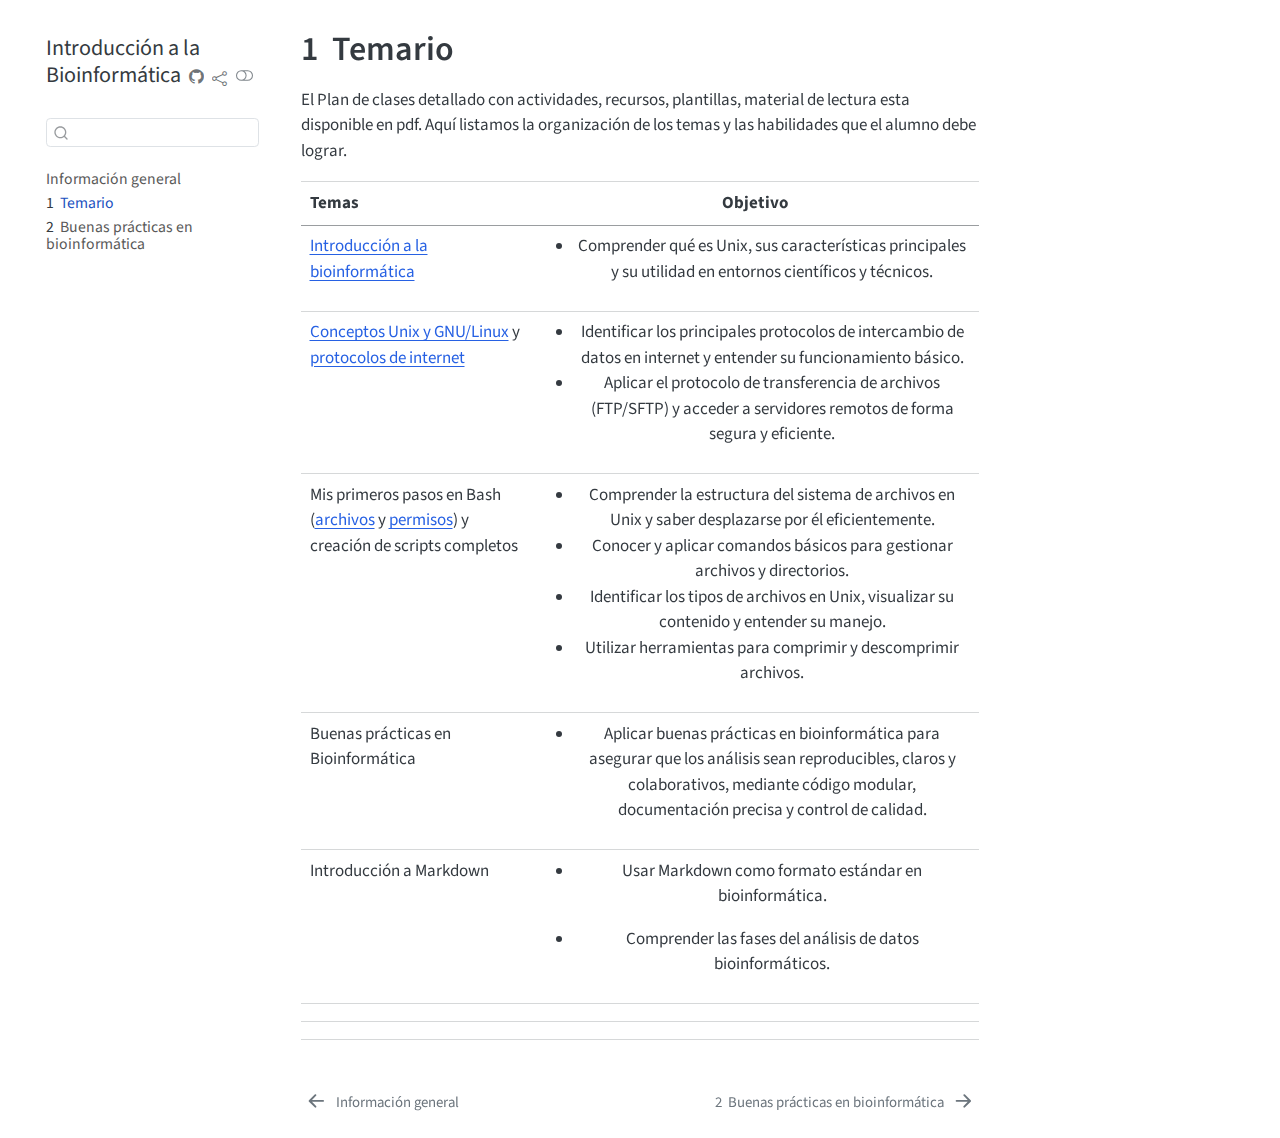
<file: docs/intro.html>
<!DOCTYPE html>
<html xmlns="http://www.w3.org/1999/xhtml" lang="en" xml:lang="en"><head>

<meta charset="utf-8">
<meta name="generator" content="quarto-1.6.42">

<meta name="viewport" content="width=device-width, initial-scale=1.0, user-scalable=yes">


<title>1&nbsp; Temario – Introducción a la Bioinformática</title>
<style>
code{white-space: pre-wrap;}
span.smallcaps{font-variant: small-caps;}
div.columns{display: flex; gap: min(4vw, 1.5em);}
div.column{flex: auto; overflow-x: auto;}
div.hanging-indent{margin-left: 1.5em; text-indent: -1.5em;}
ul.task-list{list-style: none;}
ul.task-list li input[type="checkbox"] {
  width: 0.8em;
  margin: 0 0.8em 0.2em -1em; /* quarto-specific, see https://github.com/quarto-dev/quarto-cli/issues/4556 */ 
  vertical-align: middle;
}
</style>


<script src="site_libs/quarto-nav/quarto-nav.js"></script>
<script src="site_libs/quarto-nav/headroom.min.js"></script>
<script src="site_libs/clipboard/clipboard.min.js"></script>
<script src="site_libs/quarto-search/autocomplete.umd.js"></script>
<script src="site_libs/quarto-search/fuse.min.js"></script>
<script src="site_libs/quarto-search/quarto-search.js"></script>
<meta name="quarto:offset" content="./">
<link href="./Parte3.html" rel="next">
<link href="./index.html" rel="prev">
<script src="site_libs/quarto-html/quarto.js"></script>
<script src="site_libs/quarto-html/popper.min.js"></script>
<script src="site_libs/quarto-html/tippy.umd.min.js"></script>
<script src="site_libs/quarto-html/anchor.min.js"></script>
<link href="site_libs/quarto-html/tippy.css" rel="stylesheet">
<link href="site_libs/quarto-html/quarto-syntax-highlighting-2f5df379a58b258e96c21c0638c20c03.css" rel="stylesheet" class="quarto-color-scheme" id="quarto-text-highlighting-styles">
<link href="site_libs/quarto-html/quarto-syntax-highlighting-dark-b53751a350365c71b6c909e95f209ed1.css" rel="prefetch" class="quarto-color-scheme quarto-color-alternate" id="quarto-text-highlighting-styles">
<script src="site_libs/bootstrap/bootstrap.min.js"></script>
<link href="site_libs/bootstrap/bootstrap-icons.css" rel="stylesheet">
<link href="site_libs/bootstrap/bootstrap-854d42f42d0f6b455b86ad16a464e311.min.css" rel="stylesheet" append-hash="true" class="quarto-color-scheme" id="quarto-bootstrap" data-mode="light">
<link href="site_libs/bootstrap/bootstrap-dark-61e1ae932dc4076e99360d80d2eb001f.min.css" rel="prefetch" append-hash="true" class="quarto-color-scheme quarto-color-alternate" id="quarto-bootstrap" data-mode="dark">
<script id="quarto-search-options" type="application/json">{
  "location": "sidebar",
  "copy-button": false,
  "collapse-after": 3,
  "panel-placement": "start",
  "type": "textbox",
  "limit": 50,
  "keyboard-shortcut": [
    "f",
    "/",
    "s"
  ],
  "show-item-context": false,
  "language": {
    "search-no-results-text": "No results",
    "search-matching-documents-text": "matching documents",
    "search-copy-link-title": "Copy link to search",
    "search-hide-matches-text": "Hide additional matches",
    "search-more-match-text": "more match in this document",
    "search-more-matches-text": "more matches in this document",
    "search-clear-button-title": "Clear",
    "search-text-placeholder": "",
    "search-detached-cancel-button-title": "Cancel",
    "search-submit-button-title": "Submit",
    "search-label": "Search"
  }
}</script>


</head>

<body class="nav-sidebar floating">

<div id="quarto-search-results"></div>
  <header id="quarto-header" class="headroom fixed-top">
  <nav class="quarto-secondary-nav">
    <div class="container-fluid d-flex">
      <button type="button" class="quarto-btn-toggle btn" data-bs-toggle="collapse" role="button" data-bs-target=".quarto-sidebar-collapse-item" aria-controls="quarto-sidebar" aria-expanded="false" aria-label="Toggle sidebar navigation" onclick="if (window.quartoToggleHeadroom) { window.quartoToggleHeadroom(); }">
        <i class="bi bi-layout-text-sidebar-reverse"></i>
      </button>
        <nav class="quarto-page-breadcrumbs" aria-label="breadcrumb"><ol class="breadcrumb"><li class="breadcrumb-item"><a href="./intro.html"><span class="chapter-number">1</span>&nbsp; <span class="chapter-title">Temario</span></a></li></ol></nav>
        <a class="flex-grow-1" role="navigation" data-bs-toggle="collapse" data-bs-target=".quarto-sidebar-collapse-item" aria-controls="quarto-sidebar" aria-expanded="false" aria-label="Toggle sidebar navigation" onclick="if (window.quartoToggleHeadroom) { window.quartoToggleHeadroom(); }">      
        </a>
      <button type="button" class="btn quarto-search-button" aria-label="Search" onclick="window.quartoOpenSearch();">
        <i class="bi bi-search"></i>
      </button>
    </div>
  </nav>
</header>
<!-- content -->
<div id="quarto-content" class="quarto-container page-columns page-rows-contents page-layout-article">
<!-- sidebar -->
  <nav id="quarto-sidebar" class="sidebar collapse collapse-horizontal quarto-sidebar-collapse-item sidebar-navigation floating overflow-auto">
    <div class="pt-lg-2 mt-2 text-left sidebar-header">
    <div class="sidebar-title mb-0 py-0">
      <a href="./">Introducción a la Bioinformática</a> 
        <div class="sidebar-tools-main tools-wide">
    <a href="https://github.com/EveliaCoss/LCG2025_IntroBioinfo_S1" title="Source Code" class="quarto-navigation-tool px-1" aria-label="Source Code"><i class="bi bi-github"></i></a>
    <div class="dropdown">
      <a href="" title="Share" id="quarto-navigation-tool-dropdown-0" class="quarto-navigation-tool dropdown-toggle px-1" data-bs-toggle="dropdown" aria-expanded="false" role="link" aria-label="Share"><i class="bi bi-share"></i></a>
      <ul class="dropdown-menu" aria-labelledby="quarto-navigation-tool-dropdown-0">
          <li>
            <a class="dropdown-item sidebar-tools-main-item" href="https://twitter.com/intent/tweet?url=|url|">
              <i class="bi bi-twitter pe-1"></i>
            Twitter
            </a>
          </li>
          <li>
            <a class="dropdown-item sidebar-tools-main-item" href="https://www.facebook.com/sharer/sharer.php?u=|url|">
              <i class="bi bi-facebook pe-1"></i>
            Facebook
            </a>
          </li>
          <li>
            <a class="dropdown-item sidebar-tools-main-item" href="https://www.linkedin.com/sharing/share-offsite/?url=|url|">
              <i class="bi bi-linkedin pe-1"></i>
            LinkedIn
            </a>
          </li>
      </ul>
    </div>
  <a href="" class="quarto-color-scheme-toggle quarto-navigation-tool  px-1" onclick="window.quartoToggleColorScheme(); return false;" title="Toggle dark mode"><i class="bi"></i></a>
</div>
    </div>
      </div>
        <div class="mt-2 flex-shrink-0 align-items-center">
        <div class="sidebar-search">
        <div id="quarto-search" class="" title="Search"></div>
        </div>
        </div>
    <div class="sidebar-menu-container"> 
    <ul class="list-unstyled mt-1">
        <li class="sidebar-item">
  <div class="sidebar-item-container"> 
  <a href="./index.html" class="sidebar-item-text sidebar-link">
 <span class="menu-text">Información general</span></a>
  </div>
</li>
        <li class="sidebar-item">
  <div class="sidebar-item-container"> 
  <a href="./intro.html" class="sidebar-item-text sidebar-link active">
 <span class="menu-text"><span class="chapter-number">1</span>&nbsp; <span class="chapter-title">Temario</span></span></a>
  </div>
</li>
        <li class="sidebar-item">
  <div class="sidebar-item-container"> 
  <a href="./Parte3.html" class="sidebar-item-text sidebar-link">
 <span class="menu-text"><span class="chapter-number">2</span>&nbsp; <span class="chapter-title">Buenas prácticas en bioinformática</span></span></a>
  </div>
</li>
    </ul>
    </div>
</nav>
<div id="quarto-sidebar-glass" class="quarto-sidebar-collapse-item" data-bs-toggle="collapse" data-bs-target=".quarto-sidebar-collapse-item"></div>
<!-- margin-sidebar -->
    <div id="quarto-margin-sidebar" class="sidebar margin-sidebar zindex-bottom">
        
    </div>
<!-- main -->
<main class="content" id="quarto-document-content">

<header id="title-block-header" class="quarto-title-block default">
<div class="quarto-title">
<h1 class="title"><span class="chapter-number">1</span>&nbsp; <span class="chapter-title">Temario</span></h1>
</div>



<div class="quarto-title-meta">

    
  
    
  </div>
  


</header>


<p>El Plan de clases detallado con actividades, recursos, plantillas, material de lectura esta disponible en pdf. Aquí listamos la organización de los temas y las habilidades que el alumno debe lograr.</p>
<table class="caption-top table">
<thead>
<tr class="header">
<th>Temas</th>
<th style="text-align: center;">Objetivo</th>
</tr>
</thead>
<tbody>
<tr class="odd">
<td><a href="https://lcg-cursos.github.io/material/introbioinfo/L3-shell.html#1">Introducción a la bioinformática</a></td>
<td style="text-align: center;"><ul>
<li>Comprender qué es Unix, sus características principales y su utilidad en entornos científicos y técnicos.</li>
</ul></td>
</tr>
<tr class="even">
<td><a href="https://lcg-cursos.github.io/material/introbioinfo/L3-shell.html#20">Conceptos Unix y GNU/Linux</a> y <a href="https://lcg-cursos.github.io/material/introbioinfo/L3-shell.html#1">protocolos de internet</a></td>
<td style="text-align: center;"><ul>
<li>Identificar los principales protocolos de intercambio de datos en internet y entender su funcionamiento básico.</li>
<li>Aplicar el protocolo de transferencia de archivos (FTP/SFTP) y acceder a servidores remotos de forma segura y eficiente.</li>
</ul></td>
</tr>
<tr class="odd">
<td>Mis primeros pasos en Bash (<a href="https://lcg-cursos.github.io/material/introbioinfo/L3-shell.html#70">archivos</a> y <a href="https://lcg-cursos.github.io/material/introbioinfo/L3-shell.html#90">permisos</a>) y creación de scripts completos</td>
<td style="text-align: center;"><ul>
<li>Comprender la estructura del sistema de archivos en Unix y saber desplazarse por él eficientemente.</li>
<li>Conocer y aplicar comandos básicos para gestionar archivos y directorios.</li>
<li>Identificar los tipos de archivos en Unix, visualizar su contenido y entender su manejo.</li>
<li>Utilizar herramientas para comprimir y descomprimir archivos.</li>
</ul></td>
</tr>
<tr class="even">
<td>Buenas prácticas en Bioinformática</td>
<td style="text-align: center;"><ul>
<li>Aplicar buenas prácticas en bioinformática para asegurar que los análisis sean reproducibles, claros y colaborativos, mediante código modular, documentación precisa y control de calidad.</li>
</ul></td>
</tr>
<tr class="odd">
<td>Introducción a Markdown</td>
<td style="text-align: center;"><ul>
<li><p>Usar Markdown como formato estándar en bioinformática.</p></li>
<li><p>Comprender las fases del análisis de datos bioinformáticos.</p></li>
</ul></td>
</tr>
<tr class="even">
<td></td>
<td style="text-align: center;"></td>
</tr>
<tr class="odd">
<td></td>
<td style="text-align: center;"></td>
</tr>
</tbody>
</table>



</main> <!-- /main -->
<script id="quarto-html-after-body" type="application/javascript">
window.document.addEventListener("DOMContentLoaded", function (event) {
  const toggleBodyColorMode = (bsSheetEl) => {
    const mode = bsSheetEl.getAttribute("data-mode");
    const bodyEl = window.document.querySelector("body");
    if (mode === "dark") {
      bodyEl.classList.add("quarto-dark");
      bodyEl.classList.remove("quarto-light");
    } else {
      bodyEl.classList.add("quarto-light");
      bodyEl.classList.remove("quarto-dark");
    }
  }
  const toggleBodyColorPrimary = () => {
    const bsSheetEl = window.document.querySelector("link#quarto-bootstrap");
    if (bsSheetEl) {
      toggleBodyColorMode(bsSheetEl);
    }
  }
  toggleBodyColorPrimary();  
  const disableStylesheet = (stylesheets) => {
    for (let i=0; i < stylesheets.length; i++) {
      const stylesheet = stylesheets[i];
      stylesheet.rel = 'prefetch';
    }
  }
  const enableStylesheet = (stylesheets) => {
    for (let i=0; i < stylesheets.length; i++) {
      const stylesheet = stylesheets[i];
      stylesheet.rel = 'stylesheet';
    }
  }
  const manageTransitions = (selector, allowTransitions) => {
    const els = window.document.querySelectorAll(selector);
    for (let i=0; i < els.length; i++) {
      const el = els[i];
      if (allowTransitions) {
        el.classList.remove('notransition');
      } else {
        el.classList.add('notransition');
      }
    }
  }
  const toggleGiscusIfUsed = (isAlternate, darkModeDefault) => {
    const baseTheme = document.querySelector('#giscus-base-theme')?.value ?? 'light';
    const alternateTheme = document.querySelector('#giscus-alt-theme')?.value ?? 'dark';
    let newTheme = '';
    if(darkModeDefault) {
      newTheme = isAlternate ? baseTheme : alternateTheme;
    } else {
      newTheme = isAlternate ? alternateTheme : baseTheme;
    }
    const changeGiscusTheme = () => {
      // From: https://github.com/giscus/giscus/issues/336
      const sendMessage = (message) => {
        const iframe = document.querySelector('iframe.giscus-frame');
        if (!iframe) return;
        iframe.contentWindow.postMessage({ giscus: message }, 'https://giscus.app');
      }
      sendMessage({
        setConfig: {
          theme: newTheme
        }
      });
    }
    const isGiscussLoaded = window.document.querySelector('iframe.giscus-frame') !== null;
    if (isGiscussLoaded) {
      changeGiscusTheme();
    }
  }
  const toggleColorMode = (alternate) => {
    // Switch the stylesheets
    const alternateStylesheets = window.document.querySelectorAll('link.quarto-color-scheme.quarto-color-alternate');
    manageTransitions('#quarto-margin-sidebar .nav-link', false);
    if (alternate) {
      enableStylesheet(alternateStylesheets);
      for (const sheetNode of alternateStylesheets) {
        if (sheetNode.id === "quarto-bootstrap") {
          toggleBodyColorMode(sheetNode);
        }
      }
    } else {
      disableStylesheet(alternateStylesheets);
      toggleBodyColorPrimary();
    }
    manageTransitions('#quarto-margin-sidebar .nav-link', true);
    // Switch the toggles
    const toggles = window.document.querySelectorAll('.quarto-color-scheme-toggle');
    for (let i=0; i < toggles.length; i++) {
      const toggle = toggles[i];
      if (toggle) {
        if (alternate) {
          toggle.classList.add("alternate");     
        } else {
          toggle.classList.remove("alternate");
        }
      }
    }
    // Hack to workaround the fact that safari doesn't
    // properly recolor the scrollbar when toggling (#1455)
    if (navigator.userAgent.indexOf('Safari') > 0 && navigator.userAgent.indexOf('Chrome') == -1) {
      manageTransitions("body", false);
      window.scrollTo(0, 1);
      setTimeout(() => {
        window.scrollTo(0, 0);
        manageTransitions("body", true);
      }, 40);  
    }
  }
  const isFileUrl = () => { 
    return window.location.protocol === 'file:';
  }
  const hasAlternateSentinel = () => {  
    let styleSentinel = getColorSchemeSentinel();
    if (styleSentinel !== null) {
      return styleSentinel === "alternate";
    } else {
      return false;
    }
  }
  const setStyleSentinel = (alternate) => {
    const value = alternate ? "alternate" : "default";
    if (!isFileUrl()) {
      window.localStorage.setItem("quarto-color-scheme", value);
    } else {
      localAlternateSentinel = value;
    }
  }
  const getColorSchemeSentinel = () => {
    if (!isFileUrl()) {
      const storageValue = window.localStorage.getItem("quarto-color-scheme");
      return storageValue != null ? storageValue : localAlternateSentinel;
    } else {
      return localAlternateSentinel;
    }
  }
  const darkModeDefault = false;
  let localAlternateSentinel = darkModeDefault ? 'alternate' : 'default';
  // Dark / light mode switch
  window.quartoToggleColorScheme = () => {
    // Read the current dark / light value 
    let toAlternate = !hasAlternateSentinel();
    toggleColorMode(toAlternate);
    setStyleSentinel(toAlternate);
    toggleGiscusIfUsed(toAlternate, darkModeDefault);
  };
  // Ensure there is a toggle, if there isn't float one in the top right
  if (window.document.querySelector('.quarto-color-scheme-toggle') === null) {
    const a = window.document.createElement('a');
    a.classList.add('top-right');
    a.classList.add('quarto-color-scheme-toggle');
    a.href = "";
    a.onclick = function() { try { window.quartoToggleColorScheme(); } catch {} return false; };
    const i = window.document.createElement("i");
    i.classList.add('bi');
    a.appendChild(i);
    window.document.body.appendChild(a);
  }
  // Switch to dark mode if need be
  if (hasAlternateSentinel()) {
    toggleColorMode(true);
  } else {
    toggleColorMode(false);
  }
  const icon = "";
  const anchorJS = new window.AnchorJS();
  anchorJS.options = {
    placement: 'right',
    icon: icon
  };
  anchorJS.add('.anchored');
  const isCodeAnnotation = (el) => {
    for (const clz of el.classList) {
      if (clz.startsWith('code-annotation-')) {                     
        return true;
      }
    }
    return false;
  }
  const onCopySuccess = function(e) {
    // button target
    const button = e.trigger;
    // don't keep focus
    button.blur();
    // flash "checked"
    button.classList.add('code-copy-button-checked');
    var currentTitle = button.getAttribute("title");
    button.setAttribute("title", "Copied!");
    let tooltip;
    if (window.bootstrap) {
      button.setAttribute("data-bs-toggle", "tooltip");
      button.setAttribute("data-bs-placement", "left");
      button.setAttribute("data-bs-title", "Copied!");
      tooltip = new bootstrap.Tooltip(button, 
        { trigger: "manual", 
          customClass: "code-copy-button-tooltip",
          offset: [0, -8]});
      tooltip.show();    
    }
    setTimeout(function() {
      if (tooltip) {
        tooltip.hide();
        button.removeAttribute("data-bs-title");
        button.removeAttribute("data-bs-toggle");
        button.removeAttribute("data-bs-placement");
      }
      button.setAttribute("title", currentTitle);
      button.classList.remove('code-copy-button-checked');
    }, 1000);
    // clear code selection
    e.clearSelection();
  }
  const getTextToCopy = function(trigger) {
      const codeEl = trigger.previousElementSibling.cloneNode(true);
      for (const childEl of codeEl.children) {
        if (isCodeAnnotation(childEl)) {
          childEl.remove();
        }
      }
      return codeEl.innerText;
  }
  const clipboard = new window.ClipboardJS('.code-copy-button:not([data-in-quarto-modal])', {
    text: getTextToCopy
  });
  clipboard.on('success', onCopySuccess);
  if (window.document.getElementById('quarto-embedded-source-code-modal')) {
    const clipboardModal = new window.ClipboardJS('.code-copy-button[data-in-quarto-modal]', {
      text: getTextToCopy,
      container: window.document.getElementById('quarto-embedded-source-code-modal')
    });
    clipboardModal.on('success', onCopySuccess);
  }
    var localhostRegex = new RegExp(/^(?:http|https):\/\/localhost\:?[0-9]*\//);
    var mailtoRegex = new RegExp(/^mailto:/);
      var filterRegex = new RegExp('/' + window.location.host + '/');
    var isInternal = (href) => {
        return filterRegex.test(href) || localhostRegex.test(href) || mailtoRegex.test(href);
    }
    // Inspect non-navigation links and adorn them if external
 	var links = window.document.querySelectorAll('a[href]:not(.nav-link):not(.navbar-brand):not(.toc-action):not(.sidebar-link):not(.sidebar-item-toggle):not(.pagination-link):not(.no-external):not([aria-hidden]):not(.dropdown-item):not(.quarto-navigation-tool):not(.about-link)');
    for (var i=0; i<links.length; i++) {
      const link = links[i];
      if (!isInternal(link.href)) {
        // undo the damage that might have been done by quarto-nav.js in the case of
        // links that we want to consider external
        if (link.dataset.originalHref !== undefined) {
          link.href = link.dataset.originalHref;
        }
      }
    }
  function tippyHover(el, contentFn, onTriggerFn, onUntriggerFn) {
    const config = {
      allowHTML: true,
      maxWidth: 500,
      delay: 100,
      arrow: false,
      appendTo: function(el) {
          return el.parentElement;
      },
      interactive: true,
      interactiveBorder: 10,
      theme: 'quarto',
      placement: 'bottom-start',
    };
    if (contentFn) {
      config.content = contentFn;
    }
    if (onTriggerFn) {
      config.onTrigger = onTriggerFn;
    }
    if (onUntriggerFn) {
      config.onUntrigger = onUntriggerFn;
    }
    window.tippy(el, config); 
  }
  const noterefs = window.document.querySelectorAll('a[role="doc-noteref"]');
  for (var i=0; i<noterefs.length; i++) {
    const ref = noterefs[i];
    tippyHover(ref, function() {
      // use id or data attribute instead here
      let href = ref.getAttribute('data-footnote-href') || ref.getAttribute('href');
      try { href = new URL(href).hash; } catch {}
      const id = href.replace(/^#\/?/, "");
      const note = window.document.getElementById(id);
      if (note) {
        return note.innerHTML;
      } else {
        return "";
      }
    });
  }
  const xrefs = window.document.querySelectorAll('a.quarto-xref');
  const processXRef = (id, note) => {
    // Strip column container classes
    const stripColumnClz = (el) => {
      el.classList.remove("page-full", "page-columns");
      if (el.children) {
        for (const child of el.children) {
          stripColumnClz(child);
        }
      }
    }
    stripColumnClz(note)
    if (id === null || id.startsWith('sec-')) {
      // Special case sections, only their first couple elements
      const container = document.createElement("div");
      if (note.children && note.children.length > 2) {
        container.appendChild(note.children[0].cloneNode(true));
        for (let i = 1; i < note.children.length; i++) {
          const child = note.children[i];
          if (child.tagName === "P" && child.innerText === "") {
            continue;
          } else {
            container.appendChild(child.cloneNode(true));
            break;
          }
        }
        if (window.Quarto?.typesetMath) {
          window.Quarto.typesetMath(container);
        }
        return container.innerHTML
      } else {
        if (window.Quarto?.typesetMath) {
          window.Quarto.typesetMath(note);
        }
        return note.innerHTML;
      }
    } else {
      // Remove any anchor links if they are present
      const anchorLink = note.querySelector('a.anchorjs-link');
      if (anchorLink) {
        anchorLink.remove();
      }
      if (window.Quarto?.typesetMath) {
        window.Quarto.typesetMath(note);
      }
      if (note.classList.contains("callout")) {
        return note.outerHTML;
      } else {
        return note.innerHTML;
      }
    }
  }
  for (var i=0; i<xrefs.length; i++) {
    const xref = xrefs[i];
    tippyHover(xref, undefined, function(instance) {
      instance.disable();
      let url = xref.getAttribute('href');
      let hash = undefined; 
      if (url.startsWith('#')) {
        hash = url;
      } else {
        try { hash = new URL(url).hash; } catch {}
      }
      if (hash) {
        const id = hash.replace(/^#\/?/, "");
        const note = window.document.getElementById(id);
        if (note !== null) {
          try {
            const html = processXRef(id, note.cloneNode(true));
            instance.setContent(html);
          } finally {
            instance.enable();
            instance.show();
          }
        } else {
          // See if we can fetch this
          fetch(url.split('#')[0])
          .then(res => res.text())
          .then(html => {
            const parser = new DOMParser();
            const htmlDoc = parser.parseFromString(html, "text/html");
            const note = htmlDoc.getElementById(id);
            if (note !== null) {
              const html = processXRef(id, note);
              instance.setContent(html);
            } 
          }).finally(() => {
            instance.enable();
            instance.show();
          });
        }
      } else {
        // See if we can fetch a full url (with no hash to target)
        // This is a special case and we should probably do some content thinning / targeting
        fetch(url)
        .then(res => res.text())
        .then(html => {
          const parser = new DOMParser();
          const htmlDoc = parser.parseFromString(html, "text/html");
          const note = htmlDoc.querySelector('main.content');
          if (note !== null) {
            // This should only happen for chapter cross references
            // (since there is no id in the URL)
            // remove the first header
            if (note.children.length > 0 && note.children[0].tagName === "HEADER") {
              note.children[0].remove();
            }
            const html = processXRef(null, note);
            instance.setContent(html);
          } 
        }).finally(() => {
          instance.enable();
          instance.show();
        });
      }
    }, function(instance) {
    });
  }
      let selectedAnnoteEl;
      const selectorForAnnotation = ( cell, annotation) => {
        let cellAttr = 'data-code-cell="' + cell + '"';
        let lineAttr = 'data-code-annotation="' +  annotation + '"';
        const selector = 'span[' + cellAttr + '][' + lineAttr + ']';
        return selector;
      }
      const selectCodeLines = (annoteEl) => {
        const doc = window.document;
        const targetCell = annoteEl.getAttribute("data-target-cell");
        const targetAnnotation = annoteEl.getAttribute("data-target-annotation");
        const annoteSpan = window.document.querySelector(selectorForAnnotation(targetCell, targetAnnotation));
        const lines = annoteSpan.getAttribute("data-code-lines").split(",");
        const lineIds = lines.map((line) => {
          return targetCell + "-" + line;
        })
        let top = null;
        let height = null;
        let parent = null;
        if (lineIds.length > 0) {
            //compute the position of the single el (top and bottom and make a div)
            const el = window.document.getElementById(lineIds[0]);
            top = el.offsetTop;
            height = el.offsetHeight;
            parent = el.parentElement.parentElement;
          if (lineIds.length > 1) {
            const lastEl = window.document.getElementById(lineIds[lineIds.length - 1]);
            const bottom = lastEl.offsetTop + lastEl.offsetHeight;
            height = bottom - top;
          }
          if (top !== null && height !== null && parent !== null) {
            // cook up a div (if necessary) and position it 
            let div = window.document.getElementById("code-annotation-line-highlight");
            if (div === null) {
              div = window.document.createElement("div");
              div.setAttribute("id", "code-annotation-line-highlight");
              div.style.position = 'absolute';
              parent.appendChild(div);
            }
            div.style.top = top - 2 + "px";
            div.style.height = height + 4 + "px";
            div.style.left = 0;
            let gutterDiv = window.document.getElementById("code-annotation-line-highlight-gutter");
            if (gutterDiv === null) {
              gutterDiv = window.document.createElement("div");
              gutterDiv.setAttribute("id", "code-annotation-line-highlight-gutter");
              gutterDiv.style.position = 'absolute';
              const codeCell = window.document.getElementById(targetCell);
              const gutter = codeCell.querySelector('.code-annotation-gutter');
              gutter.appendChild(gutterDiv);
            }
            gutterDiv.style.top = top - 2 + "px";
            gutterDiv.style.height = height + 4 + "px";
          }
          selectedAnnoteEl = annoteEl;
        }
      };
      const unselectCodeLines = () => {
        const elementsIds = ["code-annotation-line-highlight", "code-annotation-line-highlight-gutter"];
        elementsIds.forEach((elId) => {
          const div = window.document.getElementById(elId);
          if (div) {
            div.remove();
          }
        });
        selectedAnnoteEl = undefined;
      };
        // Handle positioning of the toggle
    window.addEventListener(
      "resize",
      throttle(() => {
        elRect = undefined;
        if (selectedAnnoteEl) {
          selectCodeLines(selectedAnnoteEl);
        }
      }, 10)
    );
    function throttle(fn, ms) {
    let throttle = false;
    let timer;
      return (...args) => {
        if(!throttle) { // first call gets through
            fn.apply(this, args);
            throttle = true;
        } else { // all the others get throttled
            if(timer) clearTimeout(timer); // cancel #2
            timer = setTimeout(() => {
              fn.apply(this, args);
              timer = throttle = false;
            }, ms);
        }
      };
    }
      // Attach click handler to the DT
      const annoteDls = window.document.querySelectorAll('dt[data-target-cell]');
      for (const annoteDlNode of annoteDls) {
        annoteDlNode.addEventListener('click', (event) => {
          const clickedEl = event.target;
          if (clickedEl !== selectedAnnoteEl) {
            unselectCodeLines();
            const activeEl = window.document.querySelector('dt[data-target-cell].code-annotation-active');
            if (activeEl) {
              activeEl.classList.remove('code-annotation-active');
            }
            selectCodeLines(clickedEl);
            clickedEl.classList.add('code-annotation-active');
          } else {
            // Unselect the line
            unselectCodeLines();
            clickedEl.classList.remove('code-annotation-active');
          }
        });
      }
  const findCites = (el) => {
    const parentEl = el.parentElement;
    if (parentEl) {
      const cites = parentEl.dataset.cites;
      if (cites) {
        return {
          el,
          cites: cites.split(' ')
        };
      } else {
        return findCites(el.parentElement)
      }
    } else {
      return undefined;
    }
  };
  var bibliorefs = window.document.querySelectorAll('a[role="doc-biblioref"]');
  for (var i=0; i<bibliorefs.length; i++) {
    const ref = bibliorefs[i];
    const citeInfo = findCites(ref);
    if (citeInfo) {
      tippyHover(citeInfo.el, function() {
        var popup = window.document.createElement('div');
        citeInfo.cites.forEach(function(cite) {
          var citeDiv = window.document.createElement('div');
          citeDiv.classList.add('hanging-indent');
          citeDiv.classList.add('csl-entry');
          var biblioDiv = window.document.getElementById('ref-' + cite);
          if (biblioDiv) {
            citeDiv.innerHTML = biblioDiv.innerHTML;
          }
          popup.appendChild(citeDiv);
        });
        return popup.innerHTML;
      });
    }
  }
});
</script>
<nav class="page-navigation">
  <div class="nav-page nav-page-previous">
      <a href="./index.html" class="pagination-link" aria-label="Información general">
        <i class="bi bi-arrow-left-short"></i> <span class="nav-page-text">Información general</span>
      </a>          
  </div>
  <div class="nav-page nav-page-next">
      <a href="./Parte3.html" class="pagination-link" aria-label="Buenas prácticas en bioinformática">
        <span class="nav-page-text"><span class="chapter-number">2</span>&nbsp; <span class="chapter-title">Buenas prácticas en bioinformática</span></span> <i class="bi bi-arrow-right-short"></i>
      </a>
  </div>
</nav>
</div> <!-- /content -->




</body></html>
</file>
<file: docs/site_libs/quarto-html/tippy.css>
.tippy-box[data-animation=fade][data-state=hidden]{opacity:0}[data-tippy-root]{max-width:calc(100vw - 10px)}.tippy-box{position:relative;background-color:#333;color:#fff;border-radius:4px;font-size:14px;line-height:1.4;white-space:normal;outline:0;transition-property:transform,visibility,opacity}.tippy-box[data-placement^=top]>.tippy-arrow{bottom:0}.tippy-box[data-placement^=top]>.tippy-arrow:before{bottom:-7px;left:0;border-width:8px 8px 0;border-top-color:initial;transform-origin:center top}.tippy-box[data-placement^=bottom]>.tippy-arrow{top:0}.tippy-box[data-placement^=bottom]>.tippy-arrow:before{top:-7px;left:0;border-width:0 8px 8px;border-bottom-color:initial;transform-origin:center bottom}.tippy-box[data-placement^=left]>.tippy-arrow{right:0}.tippy-box[data-placement^=left]>.tippy-arrow:before{border-width:8px 0 8px 8px;border-left-color:initial;right:-7px;transform-origin:center left}.tippy-box[data-placement^=right]>.tippy-arrow{left:0}.tippy-box[data-placement^=right]>.tippy-arrow:before{left:-7px;border-width:8px 8px 8px 0;border-right-color:initial;transform-origin:center right}.tippy-box[data-inertia][data-state=visible]{transition-timing-function:cubic-bezier(.54,1.5,.38,1.11)}.tippy-arrow{width:16px;height:16px;color:#333}.tippy-arrow:before{content:"";position:absolute;border-color:transparent;border-style:solid}.tippy-content{position:relative;padding:5px 9px;z-index:1}
</file>
<file: docs/site_libs/quarto-html/quarto-syntax-highlighting-2f5df379a58b258e96c21c0638c20c03.css>
/* quarto syntax highlight colors */
:root {
  --quarto-hl-ot-color: #003B4F;
  --quarto-hl-at-color: #657422;
  --quarto-hl-ss-color: #20794D;
  --quarto-hl-an-color: #5E5E5E;
  --quarto-hl-fu-color: #4758AB;
  --quarto-hl-st-color: #20794D;
  --quarto-hl-cf-color: #003B4F;
  --quarto-hl-op-color: #5E5E5E;
  --quarto-hl-er-color: #AD0000;
  --quarto-hl-bn-color: #AD0000;
  --quarto-hl-al-color: #AD0000;
  --quarto-hl-va-color: #111111;
  --quarto-hl-bu-color: inherit;
  --quarto-hl-ex-color: inherit;
  --quarto-hl-pp-color: #AD0000;
  --quarto-hl-in-color: #5E5E5E;
  --quarto-hl-vs-color: #20794D;
  --quarto-hl-wa-color: #5E5E5E;
  --quarto-hl-do-color: #5E5E5E;
  --quarto-hl-im-color: #00769E;
  --quarto-hl-ch-color: #20794D;
  --quarto-hl-dt-color: #AD0000;
  --quarto-hl-fl-color: #AD0000;
  --quarto-hl-co-color: #5E5E5E;
  --quarto-hl-cv-color: #5E5E5E;
  --quarto-hl-cn-color: #8f5902;
  --quarto-hl-sc-color: #5E5E5E;
  --quarto-hl-dv-color: #AD0000;
  --quarto-hl-kw-color: #003B4F;
}

/* other quarto variables */
:root {
  --quarto-font-monospace: SFMono-Regular, Menlo, Monaco, Consolas, "Liberation Mono", "Courier New", monospace;
}

pre > code.sourceCode > span {
  color: #003B4F;
}

code span {
  color: #003B4F;
}

code.sourceCode > span {
  color: #003B4F;
}

div.sourceCode,
div.sourceCode pre.sourceCode {
  color: #003B4F;
}

code span.ot {
  color: #003B4F;
  font-style: inherit;
}

code span.at {
  color: #657422;
  font-style: inherit;
}

code span.ss {
  color: #20794D;
  font-style: inherit;
}

code span.an {
  color: #5E5E5E;
  font-style: inherit;
}

code span.fu {
  color: #4758AB;
  font-style: inherit;
}

code span.st {
  color: #20794D;
  font-style: inherit;
}

code span.cf {
  color: #003B4F;
  font-weight: bold;
  font-style: inherit;
}

code span.op {
  color: #5E5E5E;
  font-style: inherit;
}

code span.er {
  color: #AD0000;
  font-style: inherit;
}

code span.bn {
  color: #AD0000;
  font-style: inherit;
}

code span.al {
  color: #AD0000;
  font-style: inherit;
}

code span.va {
  color: #111111;
  font-style: inherit;
}

code span.bu {
  font-style: inherit;
}

code span.ex {
  font-style: inherit;
}

code span.pp {
  color: #AD0000;
  font-style: inherit;
}

code span.in {
  color: #5E5E5E;
  font-style: inherit;
}

code span.vs {
  color: #20794D;
  font-style: inherit;
}

code span.wa {
  color: #5E5E5E;
  font-style: italic;
}

code span.do {
  color: #5E5E5E;
  font-style: italic;
}

code span.im {
  color: #00769E;
  font-style: inherit;
}

code span.ch {
  color: #20794D;
  font-style: inherit;
}

code span.dt {
  color: #AD0000;
  font-style: inherit;
}

code span.fl {
  color: #AD0000;
  font-style: inherit;
}

code span.co {
  color: #5E5E5E;
  font-style: inherit;
}

code span.cv {
  color: #5E5E5E;
  font-style: italic;
}

code span.cn {
  color: #8f5902;
  font-style: inherit;
}

code span.sc {
  color: #5E5E5E;
  font-style: inherit;
}

code span.dv {
  color: #AD0000;
  font-style: inherit;
}

code span.kw {
  color: #003B4F;
  font-weight: bold;
  font-style: inherit;
}

.prevent-inlining {
  content: "</";
}

/*# sourceMappingURL=35eb38a806ee71ea6d2563be2308c832.css.map */
</file>
<file: docs/site_libs/quarto-html/quarto-syntax-highlighting-dark-b53751a350365c71b6c909e95f209ed1.css>
/* quarto syntax highlight colors */
:root {
  --quarto-hl-al-color: #f07178;
  --quarto-hl-an-color: #d4d0ab;
  --quarto-hl-at-color: #00e0e0;
  --quarto-hl-bn-color: #d4d0ab;
  --quarto-hl-bu-color: #abe338;
  --quarto-hl-ch-color: #abe338;
  --quarto-hl-co-color: #f8f8f2;
  --quarto-hl-cv-color: #ffd700;
  --quarto-hl-cn-color: #ffd700;
  --quarto-hl-cf-color: #ffa07a;
  --quarto-hl-dt-color: #ffa07a;
  --quarto-hl-dv-color: #d4d0ab;
  --quarto-hl-do-color: #f8f8f2;
  --quarto-hl-er-color: #f07178;
  --quarto-hl-ex-color: #00e0e0;
  --quarto-hl-fl-color: #d4d0ab;
  --quarto-hl-fu-color: #ffa07a;
  --quarto-hl-im-color: #abe338;
  --quarto-hl-in-color: #d4d0ab;
  --quarto-hl-kw-color: #ffa07a;
  --quarto-hl-op-color: #ffa07a;
  --quarto-hl-ot-color: #00e0e0;
  --quarto-hl-pp-color: #dcc6e0;
  --quarto-hl-re-color: #00e0e0;
  --quarto-hl-sc-color: #abe338;
  --quarto-hl-ss-color: #abe338;
  --quarto-hl-st-color: #abe338;
  --quarto-hl-va-color: #00e0e0;
  --quarto-hl-vs-color: #abe338;
  --quarto-hl-wa-color: #dcc6e0;
}

/* other quarto variables */
:root {
  --quarto-font-monospace: SFMono-Regular, Menlo, Monaco, Consolas, "Liberation Mono", "Courier New", monospace;
}

code span.al {
  background-color: #2a0f15;
  font-weight: bold;
  color: #f07178;
}

code span.an {
  color: #d4d0ab;
}

code span.at {
  color: #00e0e0;
}

code span.bn {
  color: #d4d0ab;
}

code span.bu {
  color: #abe338;
}

code span.ch {
  color: #abe338;
}

code span.co {
  font-style: italic;
  color: #f8f8f2;
}

code span.cv {
  color: #ffd700;
}

code span.cn {
  color: #ffd700;
}

code span.cf {
  font-weight: bold;
  color: #ffa07a;
}

code span.dt {
  color: #ffa07a;
}

code span.dv {
  color: #d4d0ab;
}

code span.do {
  color: #f8f8f2;
}

code span.er {
  color: #f07178;
  text-decoration: underline;
}

code span.ex {
  font-weight: bold;
  color: #00e0e0;
}

code span.fl {
  color: #d4d0ab;
}

code span.fu {
  color: #ffa07a;
}

code span.im {
  color: #abe338;
}

code span.in {
  color: #d4d0ab;
}

code span.kw {
  font-weight: bold;
  color: #ffa07a;
}

pre > code.sourceCode > span {
  color: #f8f8f2;
}

code span {
  color: #f8f8f2;
}

code.sourceCode > span {
  color: #f8f8f2;
}

div.sourceCode,
div.sourceCode pre.sourceCode {
  color: #f8f8f2;
}

code span.op {
  color: #ffa07a;
}

code span.ot {
  color: #00e0e0;
}

code span.pp {
  color: #dcc6e0;
}

code span.re {
  background-color: #f8f8f2;
  color: #00e0e0;
}

code span.sc {
  color: #abe338;
}

code span.ss {
  color: #abe338;
}

code span.st {
  color: #abe338;
}

code span.va {
  color: #00e0e0;
}

code span.vs {
  color: #abe338;
}

code span.wa {
  color: #dcc6e0;
}

.prevent-inlining {
  content: "</";
}

/*# sourceMappingURL=ef095d06243fb944689b9469f3a5590a.css.map */
</file>
